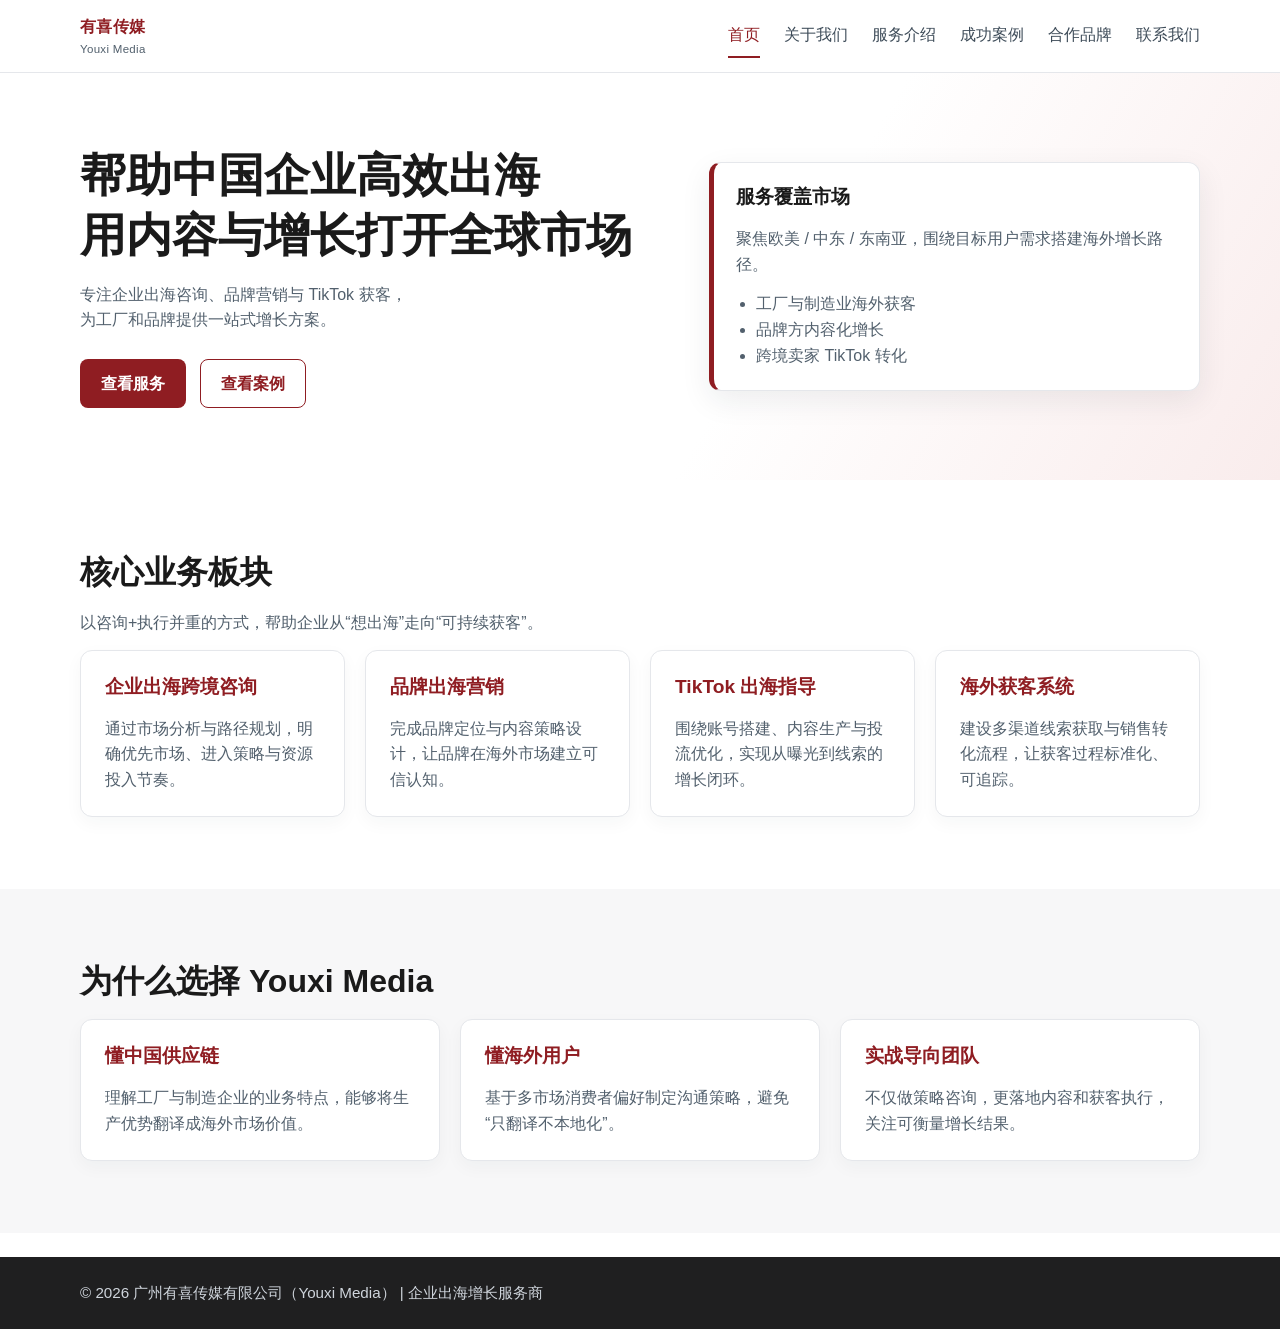
<file: index.html>
<!doctype html>
<html lang="zh-CN">
  <head>
    <meta charset="UTF-8" />
    <meta name="viewport" content="width=device-width, initial-scale=1.0" />
    <meta name="description" content="有喜传媒（Youxi Media）专注企业出海增长，提供咨询、品牌营销、TikTok运营与海外获客系统服务。" />
    <title>有喜传媒 | 企业出海增长服务商</title>
    <link rel="stylesheet" href="style.css" />
  </head>
  <body>
    <header class="site-header">
      <div class="container nav-wrap">
        <a class="brand" href="index.html">有喜传媒 <small>Youxi Media</small></a>
        <button class="nav-toggle" aria-label="切换导航">☰</button>
        <nav class="nav">
          <a href="index.html">首页</a>
          <a href="about.html">关于我们</a>
          <a href="services.html">服务介绍</a>
          <a href="cases.html">成功案例</a>
          <a href="partners.html">合作品牌</a>
          <a href="contact.html">联系我们</a>
        </nav>
      </div>
    </header>

    <main>
      <section class="section hero">
        <div class="container hero-grid">
          <div>
            <h1>帮助中国企业高效出海<br />用内容与增长打开全球市场</h1>
            <p>
              专注企业出海咨询、品牌营销与 TikTok 获客，<br />为工厂和品牌提供一站式增长方案。
            </p>
            <div class="actions">
              <a class="btn primary" href="services.html">查看服务</a>
              <a class="btn outline" href="cases.html">查看案例</a>
            </div>
          </div>
          <aside class="hero-card">
            <h3>服务覆盖市场</h3>
            <p>聚焦欧美 / 中东 / 东南亚，围绕目标用户需求搭建海外增长路径。</p>
            <ul class="hero-list">
              <li>工厂与制造业海外获客</li>
              <li>品牌方内容化增长</li>
              <li>跨境卖家 TikTok 转化</li>
            </ul>
          </aside>
        </div>
      </section>

      <section class="section">
        <div class="container">
          <h2>核心业务板块</h2>
          <p>以咨询+执行并重的方式，帮助企业从“想出海”走向“可持续获客”。</p>
          <div class="grid grid-4">
            <article class="card">
              <h3>企业出海跨境咨询</h3>
              <p>通过市场分析与路径规划，明确优先市场、进入策略与资源投入节奏。</p>
            </article>
            <article class="card">
              <h3>品牌出海营销</h3>
              <p>完成品牌定位与内容策略设计，让品牌在海外市场建立可信认知。</p>
            </article>
            <article class="card">
              <h3>TikTok 出海指导</h3>
              <p>围绕账号搭建、内容生产与投流优化，实现从曝光到线索的增长闭环。</p>
            </article>
            <article class="card">
              <h3>海外获客系统</h3>
              <p>建设多渠道线索获取与销售转化流程，让获客过程标准化、可追踪。</p>
            </article>
          </div>
        </div>
      </section>

      <section class="section alt">
        <div class="container">
          <h2>为什么选择 Youxi Media</h2>
          <div class="grid grid-3">
            <article class="card">
              <h3>懂中国供应链</h3>
              <p>理解工厂与制造企业的业务特点，能够将生产优势翻译成海外市场价值。</p>
            </article>
            <article class="card">
              <h3>懂海外用户</h3>
              <p>基于多市场消费者偏好制定沟通策略，避免“只翻译不本地化”。</p>
            </article>
            <article class="card">
              <h3>实战导向团队</h3>
              <p>不仅做策略咨询，更落地内容和获客执行，关注可衡量增长结果。</p>
            </article>
          </div>
        </div>
      </section>
    </main>

    <footer class="footer">
      <div class="container">
        <p>© 2026 广州有喜传媒有限公司（Youxi Media） | 企业出海增长服务商</p>
      </div>
    </footer>

    <script src="script.js"></script>
  </body>
</html>
</file>
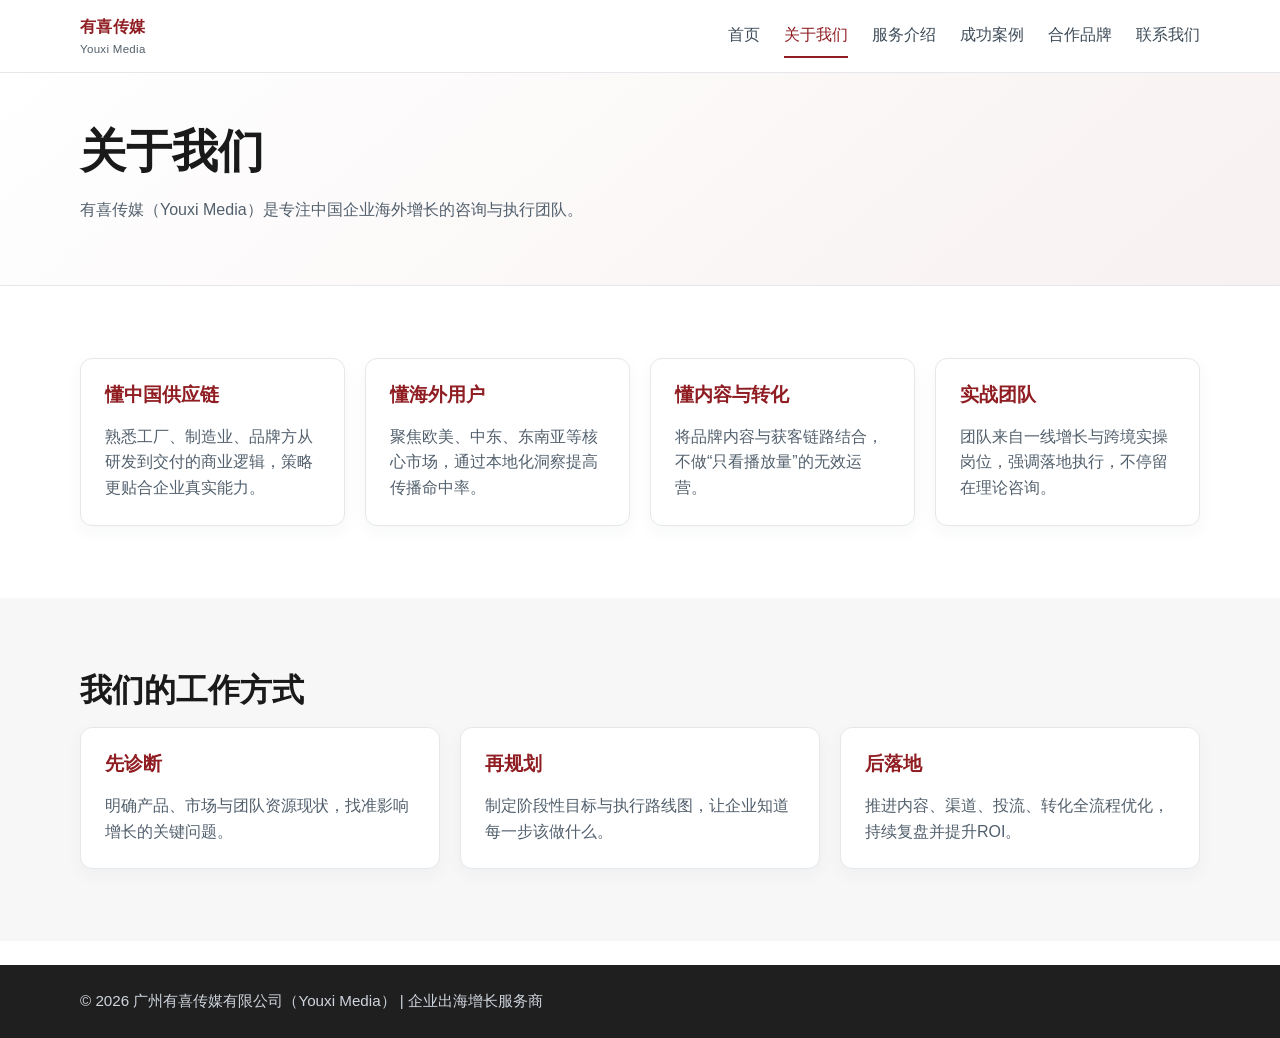
<file: about.html>
<!doctype html>
<html lang="zh-CN">
  <head>
    <meta charset="UTF-8" />
    <meta name="viewport" content="width=device-width, initial-scale=1.0" />
    <meta name="description" content="了解有喜传媒：懂中国供应链、懂海外用户、懂内容与转化的企业出海实战团队。" />
    <title>关于我们 | 有喜传媒</title>
    <link rel="stylesheet" href="style.css" />
  </head>
  <body>
    <header class="site-header">
      <div class="container nav-wrap">
        <a class="brand" href="index.html">有喜传媒 <small>Youxi Media</small></a>
        <button class="nav-toggle" aria-label="切换导航">☰</button>
        <nav class="nav">
          <a href="index.html">首页</a>
          <a href="about.html">关于我们</a>
          <a href="services.html">服务介绍</a>
          <a href="cases.html">成功案例</a>
          <a href="partners.html">合作品牌</a>
          <a href="contact.html">联系我们</a>
        </nav>
      </div>
    </header>

    <main>
      <section class="page-hero">
        <div class="container">
          <h1>关于我们</h1>
          <p>有喜传媒（Youxi Media）是专注中国企业海外增长的咨询与执行团队。</p>
        </div>
      </section>

      <section class="section">
        <div class="container grid grid-4">
          <article class="card">
            <h3>懂中国供应链</h3>
            <p>熟悉工厂、制造业、品牌方从研发到交付的商业逻辑，策略更贴合企业真实能力。</p>
          </article>
          <article class="card">
            <h3>懂海外用户</h3>
            <p>聚焦欧美、中东、东南亚等核心市场，通过本地化洞察提高传播命中率。</p>
          </article>
          <article class="card">
            <h3>懂内容与转化</h3>
            <p>将品牌内容与获客链路结合，不做“只看播放量”的无效运营。</p>
          </article>
          <article class="card">
            <h3>实战团队</h3>
            <p>团队来自一线增长与跨境实操岗位，强调落地执行，不停留在理论咨询。</p>
          </article>
        </div>
      </section>

      <section class="section alt">
        <div class="container">
          <h2>我们的工作方式</h2>
          <div class="grid grid-3">
            <article class="card">
              <h3>先诊断</h3>
              <p>明确产品、市场与团队资源现状，找准影响增长的关键问题。</p>
            </article>
            <article class="card">
              <h3>再规划</h3>
              <p>制定阶段性目标与执行路线图，让企业知道每一步该做什么。</p>
            </article>
            <article class="card">
              <h3>后落地</h3>
              <p>推进内容、渠道、投流、转化全流程优化，持续复盘并提升ROI。</p>
            </article>
          </div>
        </div>
      </section>
    </main>

    <footer class="footer">
      <div class="container">
        <p>© 2026 广州有喜传媒有限公司（Youxi Media） | 企业出海增长服务商</p>
      </div>
    </footer>

    <script src="script.js"></script>
  </body>
</html>
</file>
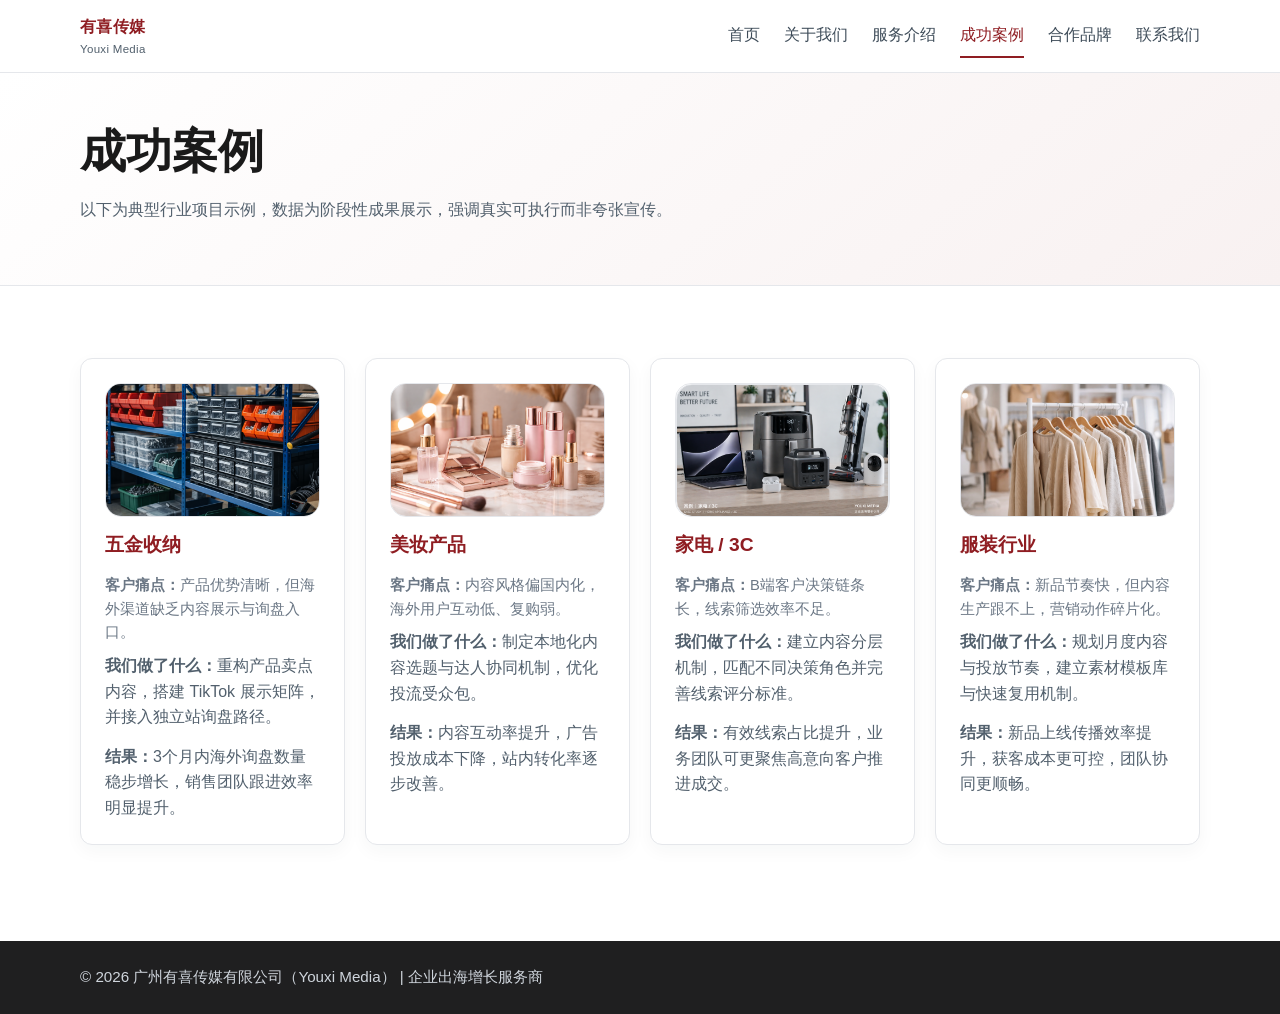
<file: cases.html>
<!doctype html>
<html lang="zh-CN">
  <head>
    <meta charset="UTF-8" />
    <meta name="viewport" content="width=device-width, initial-scale=1.0" />
    <meta name="description" content="Youxi Media 行业案例：五金收纳、美妆产品、家电/3C、服装行业出海增长实践。" />
    <title>成功案例 | 有喜传媒</title>
    <link rel="stylesheet" href="style.css" />
  </head>
  <body>
    <header class="site-header">
      <div class="container nav-wrap">
        <a class="brand" href="index.html">有喜传媒 <small>Youxi Media</small></a>
        <button class="nav-toggle" aria-label="切换导航">☰</button>
        <nav class="nav">
          <a href="index.html">首页</a>
          <a href="about.html">关于我们</a>
          <a href="services.html">服务介绍</a>
          <a href="cases.html">成功案例</a>
          <a href="partners.html">合作品牌</a>
          <a href="contact.html">联系我们</a>
        </nav>
      </div>
    </header>

    <main>
      <section class="page-hero">
        <div class="container">
          <h1>成功案例</h1>
          <p>以下为典型行业项目示例，数据为阶段性成果展示，强调真实可执行而非夸张宣传。</p>
        </div>
      </section>

      <section class="section">
        <div class="container grid grid-4">
          <article class="card">
            <img class="case-image" src="assets/images/cases/case-hardware .jpg" alt="五金收纳行业案例图" />
            <h3>五金收纳</h3>
            <p class="meta"><strong>客户痛点：</strong>产品优势清晰，但海外渠道缺乏内容展示与询盘入口。</p>
            <p><strong>我们做了什么：</strong>重构产品卖点内容，搭建 TikTok 展示矩阵，并接入独立站询盘路径。</p>
            <p><strong>结果：</strong>3个月内海外询盘数量稳步增长，销售团队跟进效率明显提升。</p>
          </article>

          <article class="card">
            <img class="case-image" src="assets/images/cases/case-beauty .jpg" alt="美妆产品行业案例图" />
            <h3>美妆产品</h3>
            <p class="meta"><strong>客户痛点：</strong>内容风格偏国内化，海外用户互动低、复购弱。</p>
            <p><strong>我们做了什么：</strong>制定本地化内容选题与达人协同机制，优化投流受众包。</p>
            <p><strong>结果：</strong>内容互动率提升，广告投放成本下降，站内转化率逐步改善。</p>
          </article>

          <article class="card">
           <div class="case-image">
            <img class="case-image" src="assets/images/cases/case-3c .jpg" alt="家电与3C行业案例图" />
             </div>
            <h3>家电 / 3C</h3>
            <p class="meta"><strong>客户痛点：</strong>B端客户决策链条长，线索筛选效率不足。</p>
            <p><strong>我们做了什么：</strong>建立内容分层机制，匹配不同决策角色并完善线索评分标准。</p>
            <p><strong>结果：</strong>有效线索占比提升，业务团队可更聚焦高意向客户推进成交。</p>
          </article>

          <article class="card">
            <img class="case-image" src="assets/images/cases/case-fashion .jpg" alt="服装行业案例图" />
            <h3>服装行业</h3>
            <p class="meta"><strong>客户痛点：</strong>新品节奏快，但内容生产跟不上，营销动作碎片化。</p>
            <p><strong>我们做了什么：</strong>规划月度内容与投放节奏，建立素材模板库与快速复用机制。</p>
            <p><strong>结果：</strong>新品上线传播效率提升，获客成本更可控，团队协同更顺畅。</p>
          </article>
        </div>
      </section>
    </main>

    <footer class="footer">
      <div class="container">
        <p>© 2026 广州有喜传媒有限公司（Youxi Media） | 企业出海增长服务商</p>
      </div>
    </footer>

    <script src="script.js"></script>
  </body>
</html>
</file>
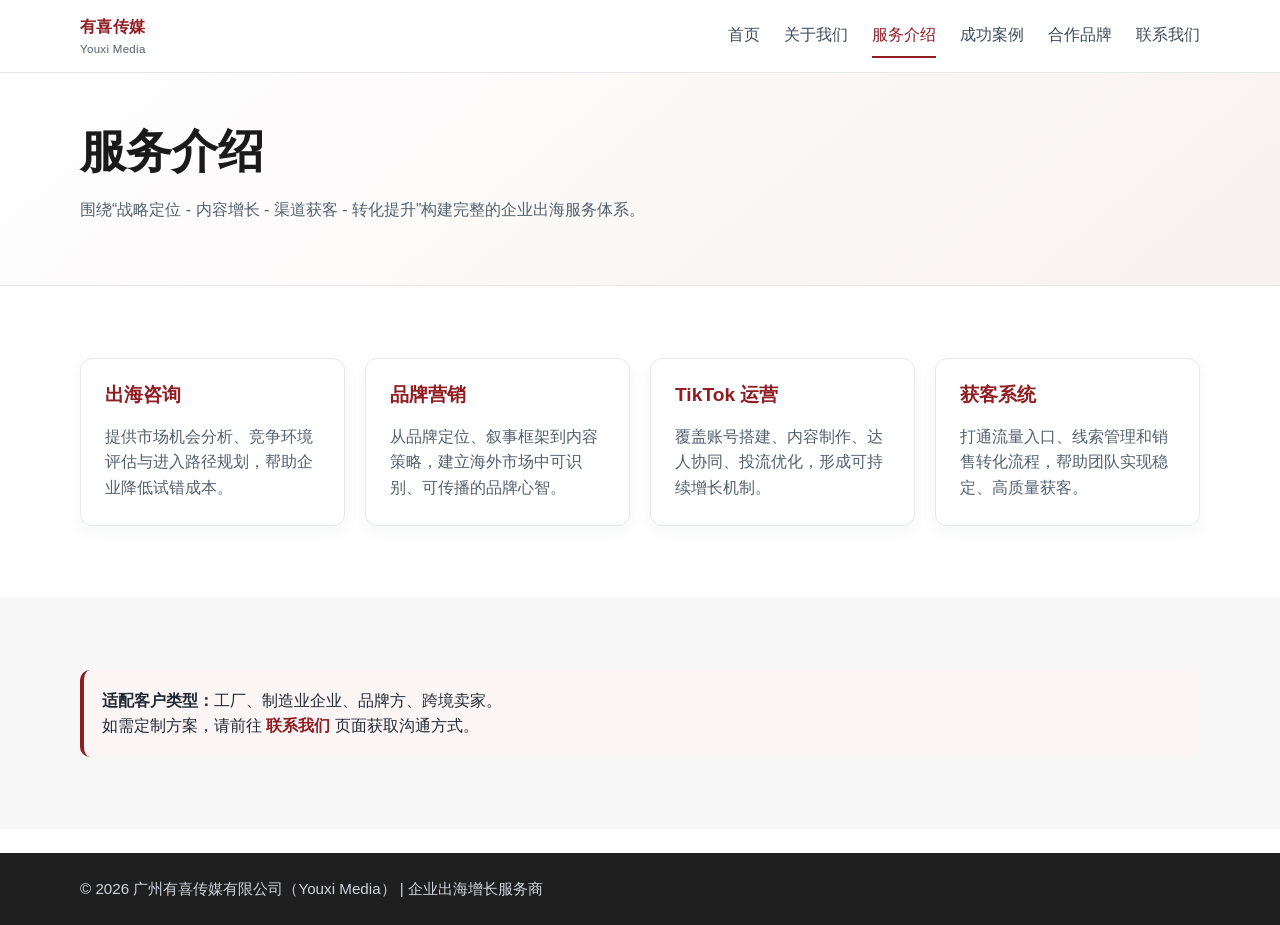
<file: services.html>
<!doctype html>
<html lang="zh-CN">
  <head>
    <meta charset="UTF-8" />
    <meta name="viewport" content="width=device-width, initial-scale=1.0" />
    <meta name="description" content="Youxi Media 服务介绍：出海咨询、品牌营销、TikTok运营、海外获客系统。" />
    <title>服务介绍 | 有喜传媒</title>
    <link rel="stylesheet" href="style.css" />
  </head>
  <body>
    <header class="site-header">
      <div class="container nav-wrap">
        <a class="brand" href="index.html">有喜传媒 <small>Youxi Media</small></a>
        <button class="nav-toggle" aria-label="切换导航">☰</button>
        <nav class="nav">
          <a href="index.html">首页</a>
          <a href="about.html">关于我们</a>
          <a href="services.html">服务介绍</a>
          <a href="cases.html">成功案例</a>
          <a href="partners.html">合作品牌</a>
          <a href="contact.html">联系我们</a>
        </nav>
      </div>
    </header>

    <main>
      <section class="page-hero">
        <div class="container">
          <h1>服务介绍</h1>
          <p>围绕“战略定位 - 内容增长 - 渠道获客 - 转化提升”构建完整的企业出海服务体系。</p>
        </div>
      </section>

      <section class="section">
        <div class="container">
          <div class="grid grid-4">
            <article class="card">
              <h3>出海咨询</h3>
              <p>提供市场机会分析、竞争环境评估与进入路径规划，帮助企业降低试错成本。</p>
            </article>
            <article class="card">
              <h3>品牌营销</h3>
              <p>从品牌定位、叙事框架到内容策略，建立海外市场中可识别、可传播的品牌心智。</p>
            </article>
            <article class="card">
              <h3>TikTok 运营</h3>
              <p>覆盖账号搭建、内容制作、达人协同、投流优化，形成可持续增长机制。</p>
            </article>
            <article class="card">
              <h3>获客系统</h3>
              <p>打通流量入口、线索管理和销售转化流程，帮助团队实现稳定、高质量获客。</p>
            </article>
          </div>
        </div>
      </section>

      <section class="section alt">
        <div class="container notice">
          <strong>适配客户类型：</strong>工厂、制造业企业、品牌方、跨境卖家。
          <br />
          如需定制方案，请前往 <a href="contact.html" style="color: var(--primary); font-weight: 700;">联系我们</a> 页面获取沟通方式。
        </div>
      </section>
    </main>

    <footer class="footer">
      <div class="container">
        <p>© 2026 广州有喜传媒有限公司（Youxi Media） | 企业出海增长服务商</p>
      </div>
    </footer>

    <script src="script.js"></script>
  </body>
</html>
</file>
<file: style.css>
:root {
  --primary: #8f1d22;
  --primary-dark: #6f1418;
  --accent: #b23a3f;
  --text: #1f2933;
  --muted: #52606d;
  --surface: #ffffff;
  --surface-soft: #f7f7f8;
  --border: #e5e7eb;
  --container: 1120px;
  --radius: 12px;
  --shadow: 0 10px 30px rgba(31, 41, 51, 0.08);
}

* {
  box-sizing: border-box;
}

html,
body {
  margin: 0;
  padding: 0;
  font-family: "PingFang SC", "Microsoft YaHei", "Noto Sans SC", Arial, sans-serif;
  color: var(--text);
  background: var(--surface);
  line-height: 1.6;
}

a {
  color: inherit;
  text-decoration: none;
}

img {
  max-width: 100%;
  display: block;
}

.container {
  width: min(var(--container), 92%);
  margin: 0 auto;
}

.section {
  padding: 72px 0;
}

.section.alt {
  background: var(--surface-soft);
}

h1,
h2,
h3 {
  margin: 0 0 16px;
  line-height: 1.3;
  color: #1a1a1a;
}

h1 {
  font-size: clamp(1.8rem, 3.8vw, 2.9rem);
}

h2 {
  font-size: clamp(1.5rem, 2.5vw, 2.2rem);
}

h3 {
  font-size: 1.2rem;
}

p {
  margin: 0 0 14px;
  color: var(--muted);
}

.site-header {
  position: sticky;
  top: 0;
  z-index: 50;
  background: rgba(255, 255, 255, 0.96);
  border-bottom: 1px solid var(--border);
  backdrop-filter: blur(6px);
}

.nav-wrap {
  display: flex;
  align-items: center;
  justify-content: space-between;
  padding: 14px 0;
}

.brand {
  font-weight: 700;
  color: var(--primary);
  letter-spacing: 0.3px;
}

.brand small {
  display: block;
  color: var(--muted);
  font-size: 0.72rem;
  font-weight: 500;
}

.nav-toggle {
  display: none;
  border: 0;
  background: transparent;
  font-size: 1.5rem;
  color: var(--primary);
}

.nav {
  display: flex;
  gap: 24px;
  align-items: center;
}

.nav a {
  padding: 8px 0;
  color: #3e4c59;
  border-bottom: 2px solid transparent;
  transition: color 0.2s ease, border-color 0.2s ease;
}

.nav a:hover,
.nav a.active {
  color: var(--primary);
  border-color: var(--primary);
}

.hero {
  background: linear-gradient(120deg, #fff 0%, #fff 60%, #f9ecec 100%);
}

.hero-grid {
  display: grid;
  grid-template-columns: 1.2fr 1fr;
  gap: 40px;
  align-items: center;
}

.hero-card {
  background: var(--surface);
  border: 1px solid var(--border);
  border-left: 5px solid var(--primary);
  border-radius: var(--radius);
  padding: 22px;
  box-shadow: var(--shadow);
}

.hero-list {
  margin: 0;
  padding-left: 20px;
  color: var(--muted);
}

.actions {
  display: flex;
  gap: 14px;
  flex-wrap: wrap;
  margin-top: 26px;
}

.btn {
  display: inline-flex;
  align-items: center;
  justify-content: center;
  padding: 11px 20px;
  border-radius: 8px;
  border: 1px solid transparent;
  font-weight: 600;
  transition: transform 0.15s ease, box-shadow 0.15s ease;
}

.btn:hover {
  transform: translateY(-1px);
}

.btn.primary {
  background: var(--primary);
  color: #fff;
}

.btn.primary:hover {
  background: var(--primary-dark);
  box-shadow: 0 8px 22px rgba(143, 29, 34, 0.25);
}

.btn.outline {
  border-color: var(--primary);
  color: var(--primary);
  background: #fff;
}

.grid {
  display: grid;
  gap: 20px;
}

.grid-4 {
  grid-template-columns: repeat(4, minmax(0, 1fr));
}

.grid-3 {
  grid-template-columns: repeat(3, minmax(0, 1fr));
}

.card {
  background: #fff;
  border: 1px solid var(--border);
  border-radius: var(--radius);
  padding: 24px;
  box-shadow: 0 6px 18px rgba(31, 41, 51, 0.04);
}

.card h3 {
  color: var(--primary);
}

.card p:last-child {
  margin-bottom: 0;
}

.page-hero {
  background: linear-gradient(140deg, #fff, #f8f1f1);
  border-bottom: 1px solid var(--border);
}

.page-hero .container {
  padding: 48px 0;
}

.case-image {
  width: 100%;
  aspect-ratio: 16 / 10;
  object-fit: cover;
  border-radius: 10px;
  margin-bottom: 16px;
  border: 1px solid var(--border);
}

.meta {
  font-size: 0.92rem;
  color: #6b7785;
  margin-bottom: 8px;
}

.logo-grid {
  display: grid;
  grid-template-columns: repeat(4, minmax(0, 1fr));
  gap: 16px;
}

.logo-item {
  border: 1px solid var(--border);
  border-radius: 10px;
  background: #fff;
  padding: 20px;
  min-height: 108px;
  display: flex;
  align-items: center;
  justify-content: center;
}

.qr-box {
  max-width: 340px;
  background: #fff;
  border: 1px solid var(--border);
  border-radius: 14px;
  padding: 20px;
  box-shadow: var(--shadow);
}

.qr-box img {
  width: 100%;
  aspect-ratio: 1 / 1;
  object-fit: cover;
  border-radius: 8px;
  margin-bottom: 14px;
}

.contact-panels {
  display: grid;
  grid-template-columns: 1fr 1fr;
  gap: 24px;
  align-items: start;
}

.notice {
  padding: 18px;
  border-radius: 10px;
  border-left: 4px solid var(--primary);
  background: #fbf5f5;
}

.footer {
  background: #1f1f20;
  color: #d2d6db;
  padding: 24px 0;
  margin-top: 24px;
}

.footer p {
  color: #cfd5dc;
  margin: 0;
  font-size: 0.95rem;
}

@media (max-width: 960px) {
  .grid-4 {
    grid-template-columns: repeat(2, minmax(0, 1fr));
  }

  .grid-3,
  .logo-grid,
  .contact-panels,
  .hero-grid {
    grid-template-columns: 1fr;
  }

  .hero-grid {
    gap: 24px;
  }
}

@media (max-width: 760px) {
  .nav-toggle {
    display: block;
  }

  .nav {
    position: absolute;
    left: 0;
    right: 0;
    top: 100%;
    display: none;
    flex-direction: column;
    background: #fff;
    border-bottom: 1px solid var(--border);
    padding: 10px 4%;
    gap: 8px;
  }

  .nav.open {
    display: flex;
  }

  .nav a {
    width: 100%;
    padding: 10px 8px;
    border-bottom: 1px solid #f0f2f4;
  }

  .section {
    padding: 54px 0;
  }
}
/* ===== 案例图片悬浮放大效果 ===== */

.case-image {
  overflow: hidden;
  border-radius: 16px;
}

.case-image img {
  width: 100%;
  display: block;
  transition: transform 0.35s ease;
}

.case-image:hover img {
  transform: scale(1.06);
}
/* ===== LOGO 横向滚动 ===== */

.logo-marquee {
  overflow: hidden;
  width: 100%;
  position: relative;
}

.logo-track {
  display: flex;
  width: max-content;
  animation: scrollLogo 20s linear infinite;
}

.logo-item {
  min-width: 220px;
  margin-right: 20px;
  background: #fff;
  border-radius: 12px;
  padding: 20px;
  text-align: center;
  box-shadow: var(--shadow);
}

/* 动画 */
@keyframes scrollLogo {
  0% {
    transform: translateX(0);
  }
  100% {
    transform: translateX(-50%);
  }
}
.logo-marquee:hover .logo-track {
  animation-play-state: paused;
}
/* ===== LOGO 横向滚动 ===== */
.logo-marquee {
  overflow: hidden;
  width: 100%;
  position: relative;
}

.logo-track {
  display: flex;
  width: max-content;
  animation: scrollLogo 25s linear infinite;
}

.logo-item {
  min-width: 220px;
  margin-right: 20px;
  background: #fff;
  border-radius: 12px;
  padding: 20px;
  text-align: center;
  box-shadow: 0 8px 20px rgba(0, 0, 0, 0.06);
  flex-shrink: 0;
}

.logo-item img {
  max-width: 100%;
  height: 60px;
  object-fit: contain;
  display: block;
  margin: 0 auto;
}

.logo-marquee:hover .logo-track {
  animation-play-state: paused;
}

@keyframes scrollLogo {
  0% {
    transform: translateX(0);
  }
  100% {
    transform: translateX(-50%);
  }
}
.logo-item {
  min-width: 180px;
  height: 100px;              /* 控制卡片高度 */
  display: flex;
  align-items: center;
  justify-content: center;
}
/* 强制限制logo尺寸（最终版本） */
.logo-item img {
  width: auto !important;
  height: 60px !important;   /* 👈 再压小一点 */
  max-width: 120px !important;
  object-fit: contain;
}
.logo-item {
  min-width: 160px;
  height: 90px;
  display: flex;
  align-items: center;
  justify-content: center;
  overflow: hidden;
}
</file>
